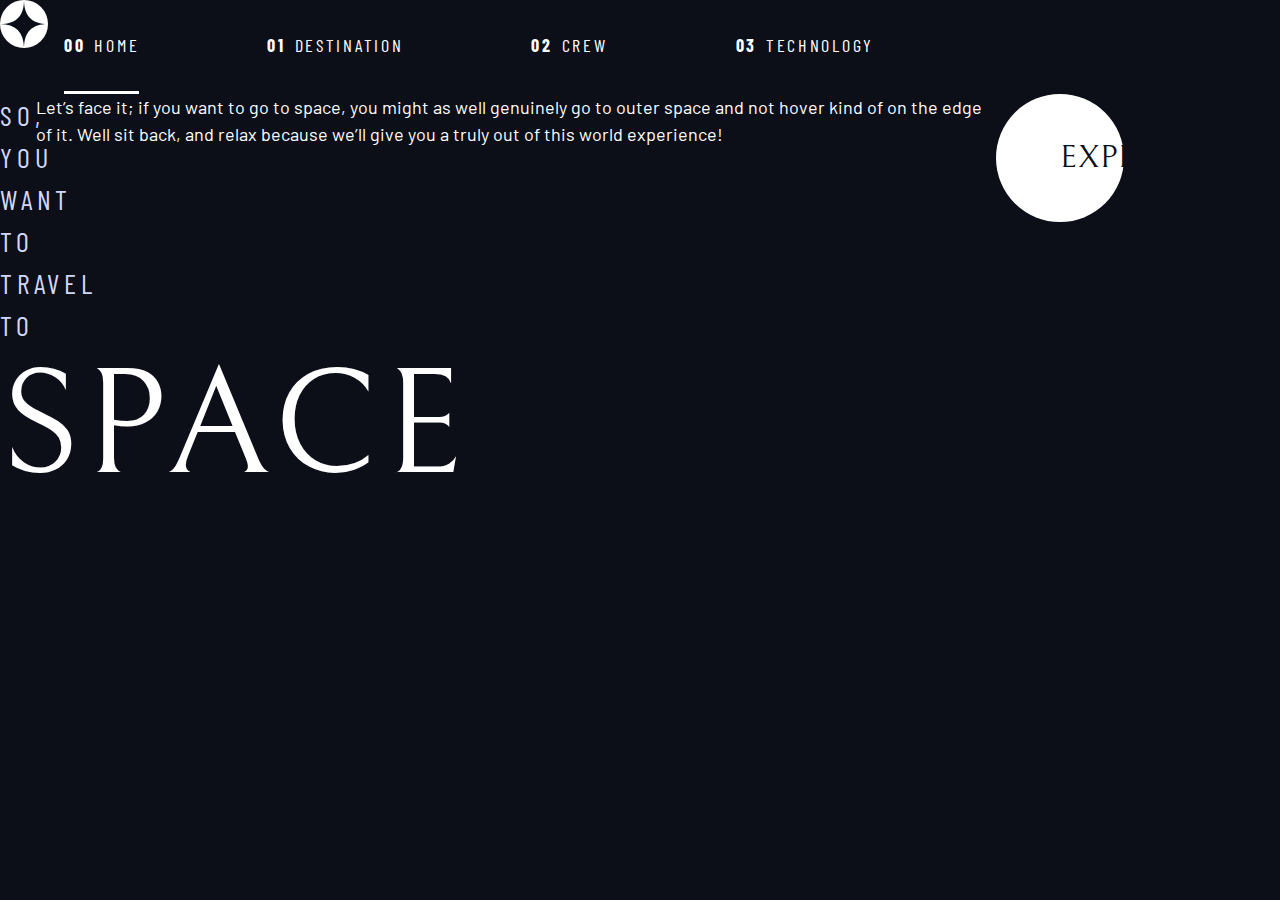
<file: index.html>
<!DOCTYPE html>
<html lang="en">
  <head>
    <meta charset="UTF-8" />
    <meta name="viewport" content="width=device-width, initial-scale=1.0" />
    <link rel="icon" type="image/svg+xml" href="./assets/favicon.svg" />
    <!-- Google fonts -->
    <link rel="preconnect" href="https://fonts.googleapis.com" />
    <link rel="preconnect" href="https://fonts.gstatic.com" crossorigin />
    <link
      href="https://fonts.googleapis.com/css2?family=Barlow+Condensed:wght@400;700&family=Bellefair&family=Barlow:wght@400;700&display=swap"
      rel="stylesheet"
    />
    <link rel="stylesheet" href="index.css" />
    <title>Space Tourism</title>
  </head>
  <body class="home">
    <header class="primary-header flex">
      <div>
        <img src="./assets/shared/logo.svg" alt="space tourism logo" class="logo" />
      </div>
      <nav>
        <ul class="primary-navigation underline-indicators flex">
          <li class="active">
            <a class="ff-sans-cond uppercase text-white letter-spacing-2" href="index.html"
              ><span>00</span>Home</a
            >
          </li>
          <li>
            <a class="ff-sans-cond uppercase text-white letter-spacing-2" href="destination.html"
              ><span>01</span>Destination</a
            >
          </li>
          <li>
            <a class="ff-sans-cond uppercase text-white letter-spacing-2" href="crew.html"
              ><span>02</span>Crew</a
            >
          </li>
          <li>
            <a class="ff-sans-cond uppercase text-white letter-spacing-2" href="technology.html"
              ><span>03</span>Technology</a
            >
          </li>
        </ul>
      </nav>
    </header>

    <div class="grid-container">
      <h1 class="text-accent fs-500 ff-sans-cond uppercase letter-spacing-1">
        So, you want to travel to <span class="fs-900 ff-serif text-white">Space</span>
      </h1>
      <p>
        Let’s face it; if you want to go to space, you might as well genuinely go to outer space and
        not hover kind of on the edge of it. Well sit back, and relax because we’ll give you a truly
        out of this world experience!
      </p>

      <a href="#" class="large-button uppercase ff-serif fs-600 text-dark bg-white">Explore</a>
    </div>
  </body>
</html>
</file>
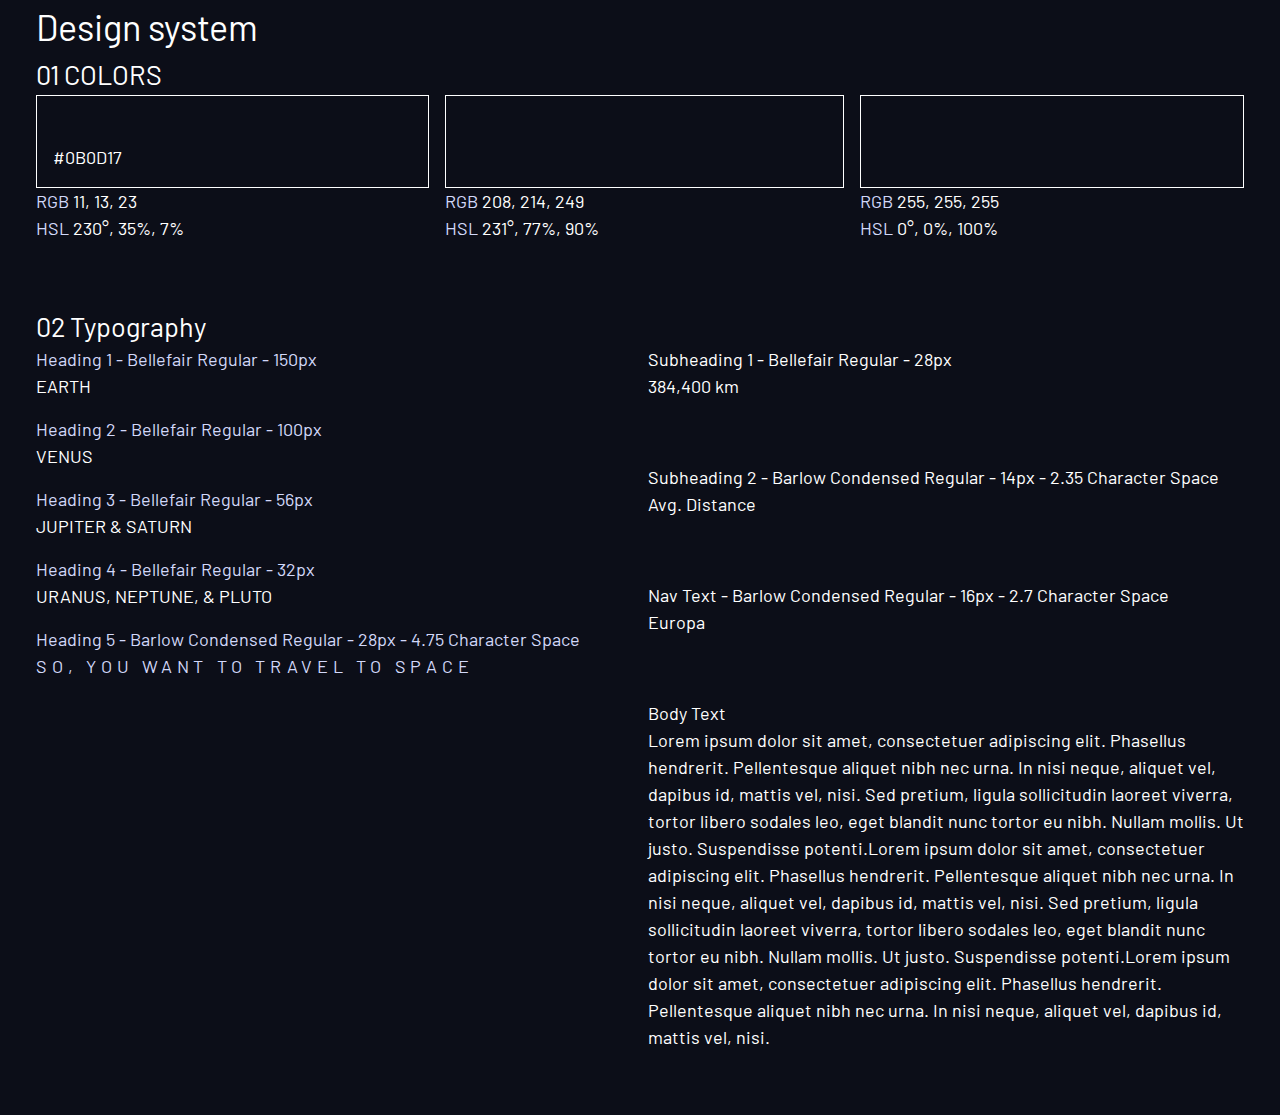
<file: design-system.html>
<!DOCTYPE html>
<html lang="en">
  <head>
    <meta charset="UTF-8" />
    <meta name="viewport" content="width=device-width, initial-scale=1.0" />
    <link rel="preconnect" href="https://fonts.googleapis.com" />
    <link rel="preconnect" href="https://fonts.gstatic.com" crossorigin />
    <link
      href="https://fonts.googleapis.com/css2?family=Barlow+Condensed:wght@400;700&family=Bellefair&family=Barlow:wght@400;700&display=swap"
      rel="stylesheet"
    />
    <link rel="stylesheet" href="./index.css" />
    <link rel="stylesheet" href="./reset.css" />
    <title>Design System</title>
  </head>
  <body>
    <div class="container">
      <h1 class="font-family-serif">Design system</h1>

      <section id="colors">
        <h2 class="uppercase"><span>01</span> colors</h2>
        <div class="flex">
          <div style="flex-grow: 1">
            <div
              class="background-dark text-white"
              style="padding: 3rem 1rem 1rem; border: 1px solid white"
            >
              #0B0D17
            </div>
            <p><span class="text-accent">RGB</span> 11, 13, 23</p>
            <p><span class="text-accent">HSL</span> 230°, 35%, 7%</p>
          </div>

          <div style="flex-grow: 1">
            <div
              class="background-dark text-dark"
              style="padding: 3rem 1rem 1rem; border: 1px solid white"
            >
              #D0D6F9
            </div>
            <p><span class="text-accent">RGB</span> 208, 214, 249</p>
            <p><span class="text-accent">HSL</span> 231°, 77%, 90%</p>
          </div>

          <div style="flex-grow: 1">
            <div
              class="background-white text-dark"
              style="padding: 3rem 1rem 1rem; border: 1px solid white"
            >
              #FFFFFF
            </div>
            <p><span class="text-accent">RGB</span> 255, 255, 255</p>
            <p><span class="text-accent">HSL</span> 0°, 0%, 100%</p>
          </div>
        </div>
      </section>

      <section id="typography" style="margin: 4rem 0">
        <h2 class="number-title"><span>02 </span>Typography</h2>
        <div class="flex">
          <div class="flow" style="flex-basis: 100%">
            <div>
              <p class="text-accent">Heading 1 - Bellefair Regular - 150px</p>
              <p class="font-family-serif font-size-900 uppercase">Earth</p>
            </div>
            <div>
              <p class="text-accent">Heading 2 - Bellefair Regular - 100px</p>
              <p class="font-family-serif font-size-800 uppercase">Venus</p>
            </div>
            <div>
              <p class="text-accent">Heading 3 - Bellefair Regular - 56px</p>
              <p class="font-family-serif font-size-700 uppercase">Jupiter & Saturn</p>
            </div>
            <div>
              <p class="text-accent">Heading 4 - Bellefair Regular - 32px</p>
              <p class="font-family-serif font-size-600 uppercase">Uranus, Neptune, & Pluto</p>
            </div>
            <div>
              <p class="text-accent">
                Heading 5 - Barlow Condensed Regular - 28px - 4.75 Character Space
              </p>
              <p class="font-family-condensed font-size-500 uppercase letter-spacing-1 text-accent">
                So, you want to travel to space
              </p>
            </div>
          </div>

          <div class="flow" style="flex-basis: 100%; --flow-space: 4rem">
            <div>
              <p>Subheading 1 - Bellefair Regular - 28px</p>
              <p>384,400 km</p>
            </div>
            <div>
              <p>Subheading 2 - Barlow Condensed Regular - 14px - 2.35 Character Space</p>
              <p>Avg. Distance</p>
            </div>
            <div>
              <p>Nav Text - Barlow Condensed Regular - 16px - 2.7 Character Space</p>
              <p>Europa</p>
            </div>
            <div>
              <p>Body Text</p>
              <p>
                Lorem ipsum dolor sit amet, consectetuer adipiscing elit. Phasellus hendrerit.
                Pellentesque aliquet nibh nec urna. In nisi neque, aliquet vel, dapibus id, mattis
                vel, nisi. Sed pretium, ligula sollicitudin laoreet viverra, tortor libero sodales
                leo, eget blandit nunc tortor eu nibh. Nullam mollis. Ut justo. Suspendisse
                potenti.Lorem ipsum dolor sit amet, consectetuer adipiscing elit. Phasellus
                hendrerit. Pellentesque aliquet nibh nec urna. In nisi neque, aliquet vel, dapibus
                id, mattis vel, nisi. Sed pretium, ligula sollicitudin laoreet viverra, tortor
                libero sodales leo, eget blandit nunc tortor eu nibh. Nullam mollis. Ut justo.
                Suspendisse potenti.Lorem ipsum dolor sit amet, consectetuer adipiscing elit.
                Phasellus hendrerit. Pellentesque aliquet nibh nec urna. In nisi neque, aliquet vel,
                dapibus id, mattis vel, nisi.
              </p>
            </div>
          </div>
        </div>
      </section>
    </div>
  </body>
</html>
</file>
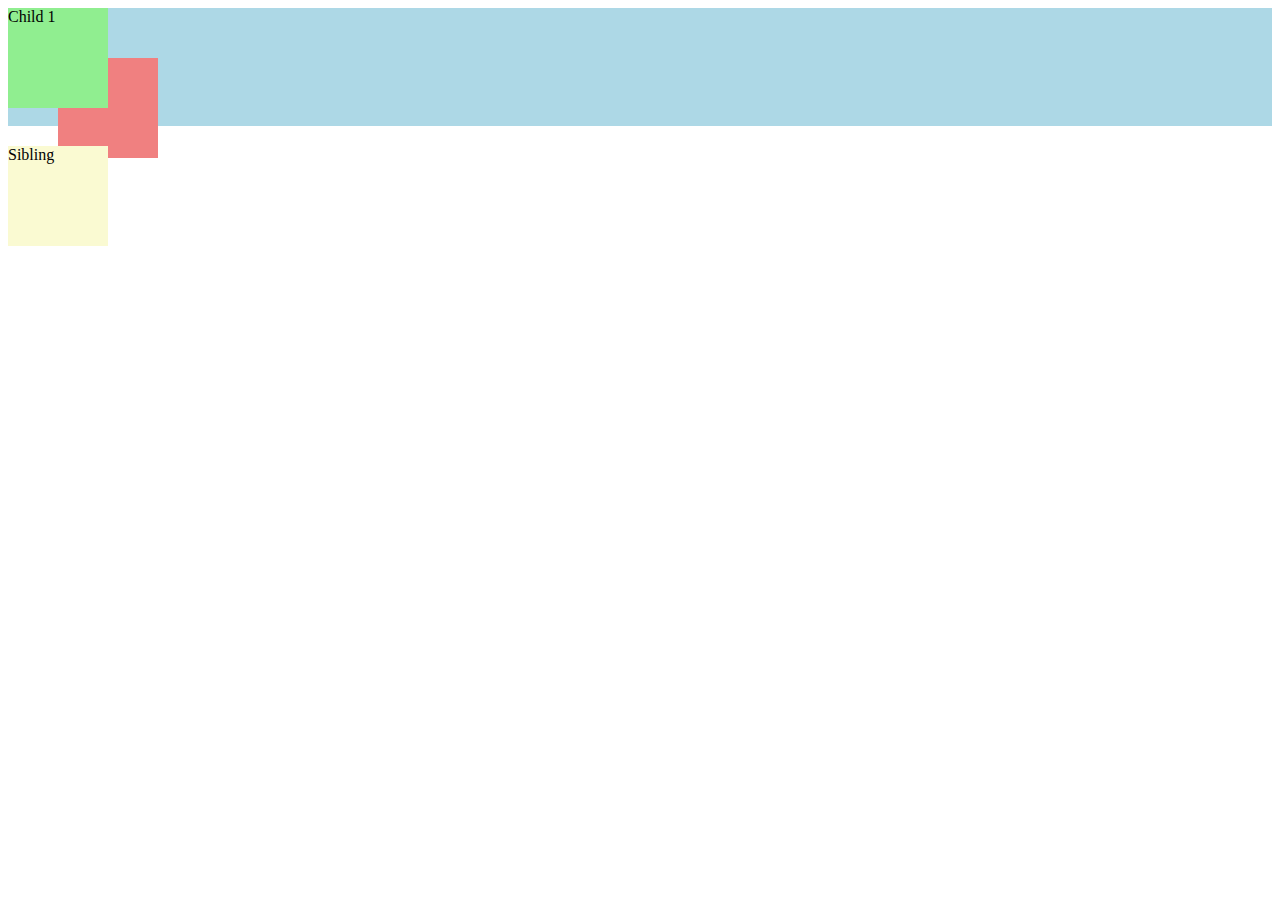
<file: stacking-context.html>
<!DOCTYPE html>
<html>
  <head>
    <style>
      .parent {
        position: relative;
        z-index: 1; /* Creates a new stacking context */
        background-color: lightblue;
        padding: 50px;
      }
      .child1 {
        position: absolute;
        z-index: 2; /* Positioned within the parent's stacking context */
        background-color: lightgreen;
        width: 100px;
        height: 100px;
        top: 0;
        left: 0;
      }
      .child2 {
        position: absolute;
        z-index: 1; /* Positioned within the parent's stacking context */
        background-color: lightcoral;
        width: 100px;
        height: 100px;
        top: 50px;
        left: 50px;
      }
      .sibling {
        position: relative;
        z-index: 2; /* Creates a new stacking context, outside of the parent */
        background-color: lightgoldenrodyellow;
        width: 100px;
        height: 100px;
        margin-top: 20px;
      }
    </style>
  </head>
  <body>
    <div class="parent">
      Parent
      <div class="child1">Child 1</div>
      <div class="child2">Child 2</div>
    </div>
    <div class="sibling">Sibling</div>
  </body>
</html>
</file>
<file: index.css>
/* ------------------- */
/* Custom properties   */
/* ------------------- */

:root {
    /* colors */
    --clr-dark: 230 35% 7%;
    --clr-light: 231 77% 90%;
    --clr-white: 0 0% 100%;

    /* font-sizes */
    --fs-900: 9.375rem;
    --fs-800: 6.25rem;
    --fs-700: 3.5rem;
    --fs-600: 2rem;
    --fs-500: 1.75rem;
    --fs-400: 1.125rem;
    --fs-300: 1rem;
    --fs-200: 0.875rem;

    /* font-families */
    --ff-serif: 'Bellefair', serif;
    --ff-sans-cond: 'Barlow Condensed', sans-serif;
    --ff-sans-normal: 'Barlow', sans-serif;
}

/* ------------------- */
/* Reset               */
/* ------------------- */

/* https://piccalil.li/blog/a-modern-css-reset/ */

/* Box sizing */
*,
*::before,
*::after {
    box-sizing: border-box;
}

/* Reset margins */
body,
h1,
h2,
h3,
h4,
h5,
p,
figure,
picture {
    margin: 0;
}

h1,
h2,
h3,
h4,
h5,
h6,
p {
    font-weight: 400;
}

/* set up the body */
body {
    font-family: var(--ff-sans-normal);
    font-size: var(--fs-400);
    color: hsl(var(--clr-white));
    background-color: hsl(var(--clr-dark));
    line-height: 1.5;
    min-height: 100vh;
}

/* make images easier to work with */
img,
picture {
    max-width: 100%;
    display: block;
}

/* make form elements easier to work with */
input,
button,
textarea,
select {
    font: inherit;
}

/* remove animations for people who've turned them off */
@media (prefers-reduced-motion: reduce) {
    *,
    *::before,
    *::after {
        animation-duration: 0.01ms !important;
        animation-iteration-count: 1 !important;
        transition-duration: 0.01ms !important;
        scroll-behavior: auto !important;
    }
}

/* ------------------- */
/* Utility classes     */
/* ------------------- */

/* general */

.flex {
    display: flex;
    gap: var(--gap, 1rem);
}

.grid {
    display: grid;
    gap: var(--gap, 1rem);
}

.flow > *:where(:not(:first-child)) {
    margin-top: var(--flow-space, 1rem);
}

.container {
    padding-inline: 2em;
    margin-inline: auto;
    max-width: 80rem;
}

.grid-container {
    display: grid;
    grid-template-columns: 2em minmax(0, 60rem) 2em;
}

.sr-only {
    position: absolute;
    width: 1px;
    height: 1px;
    padding: 0;
    margin: -1px;
    overflow: hidden;
    clip: rect(0, 0, 0, 0);
    white-space: nowrap; /* added line */
    border: 0;
}

/* colors */

.bg-dark {
    background-color: hsl(var(--clr-dark));
}
.bg-accent {
    background-color: hsl(var(--clr-light));
}
.bg-white {
    background-color: hsl(var(--clr-white));
}

.text-dark {
    color: hsl(var(--clr-dark));
}
.text-accent {
    color: hsl(var(--clr-light));
}
.text-white {
    color: hsl(var(--clr-white));
}

/* typography */

.ff-serif {
    font-family: var(--ff-serif);
}
.ff-sans-cond {
    font-family: var(--ff-sans-cond);
}
.ff-sans-normal {
    font-family: var(--ff-sans-normal);
}

.letter-spacing-1 {
    letter-spacing: 4.75px;
}
.letter-spacing-2 {
    letter-spacing: 2.7px;
}
.letter-spacing-3 {
    letter-spacing: 2.35px;
}

.uppercase {
    text-transform: uppercase;
}

.fs-900 {
    font-size: var(--fs-900);
}
.fs-800 {
    font-size: var(--fs-800);
}
.fs-700 {
    font-size: var(--fs-700);
}
.fs-600 {
    font-size: var(--fs-600);
}
.fs-500 {
    font-size: var(--fs-500);
}
.fs-400 {
    font-size: var(--fs-400);
}
.fs-300 {
    font-size: var(--fs-300);
}
.fs-200 {
    font-size: var(--fs-200);
}

.fs-900,
.fs-800,
.fs-700,
.fs-600 {
    line-height: 1.1;
}

.numbered-title {
    font-family: var(--ff-sans-cond);
    font-size: var(--fs-500);
    text-transform: uppercase;
    letter-spacing: 4.72px;
}

.numbered-title span {
    margin-right: 0.5em;
    font-weight: 700;
    color: hsl(var(--clr-white) / 0.25);
}

/* ------------------- */
/* Components          */
/* ------------------- */

.large-button {
    position: relative;
    z-index: 1;
    display: inline-grid;
    place-items: center;
    padding: 0 2em;
    border-radius: 50%;
    aspect-ratio: 1;
    text-decoration: none;
}

.large-button::after {
    content: '';
    position: absolute;
    z-index: -1;
    width: 100%;
    height: 100%;
    background: hsl(var(--clr-white) / 0.1);
    border-radius: 50%;
    opacity: 0;
    transition: opacity 500ms linear, transform 750ms ease-in-out;
}

.large-button:hover::after,
.large-button:focus::after {
    opacity: 1;
    transform: scale(1.5);
}

.primary-navigation {
    --gap: 8rem;
    --underline-gap: 2rem;
    list-style: none;
    padding: 0;
    margin: 0;
}

.primary-navigation a {
    text-decoration: none;
}

.primary-navigation a > span {
    font-weight: 700;
    margin-right: 0.5em;
}

.underline-indicators > * {
    cursor: pointer;
    padding: var(--underline-gap, 1rem) 0;
    border: 0;
    border-bottom: 0.2rem solid hsl(var(--clr-white) / 0);
}

.underline-indicators > *:hover,
.underline-indicators > *:focus {
    border-color: hsl(var(--clr-white) / 0.5);
}

.underline-indicators > .active,
.underline-indicators > [aria-selected='true'] {
    color: hsl(var(--clr-white) / 1);
    border-color: hsl(var(--clr-white) / 1);
}

.tab-list {
    --gap: 2rem;
}

.dot-indicators > * {
    cursor: pointer;
    border: 0;
    border-radius: 50%;
    padding: 0.5em;
    background-color: hsl(var(--clr-white) / 0.25);
}

.dot-indicators > *:hover,
.dot-indicators > *:focus {
    background-color: hsl(var(--clr-white) / 0.5);
}

.dot-indicators > [aria-selected='true'] {
    background-color: hsl(var(--clr-white) / 1);
}
</file>
